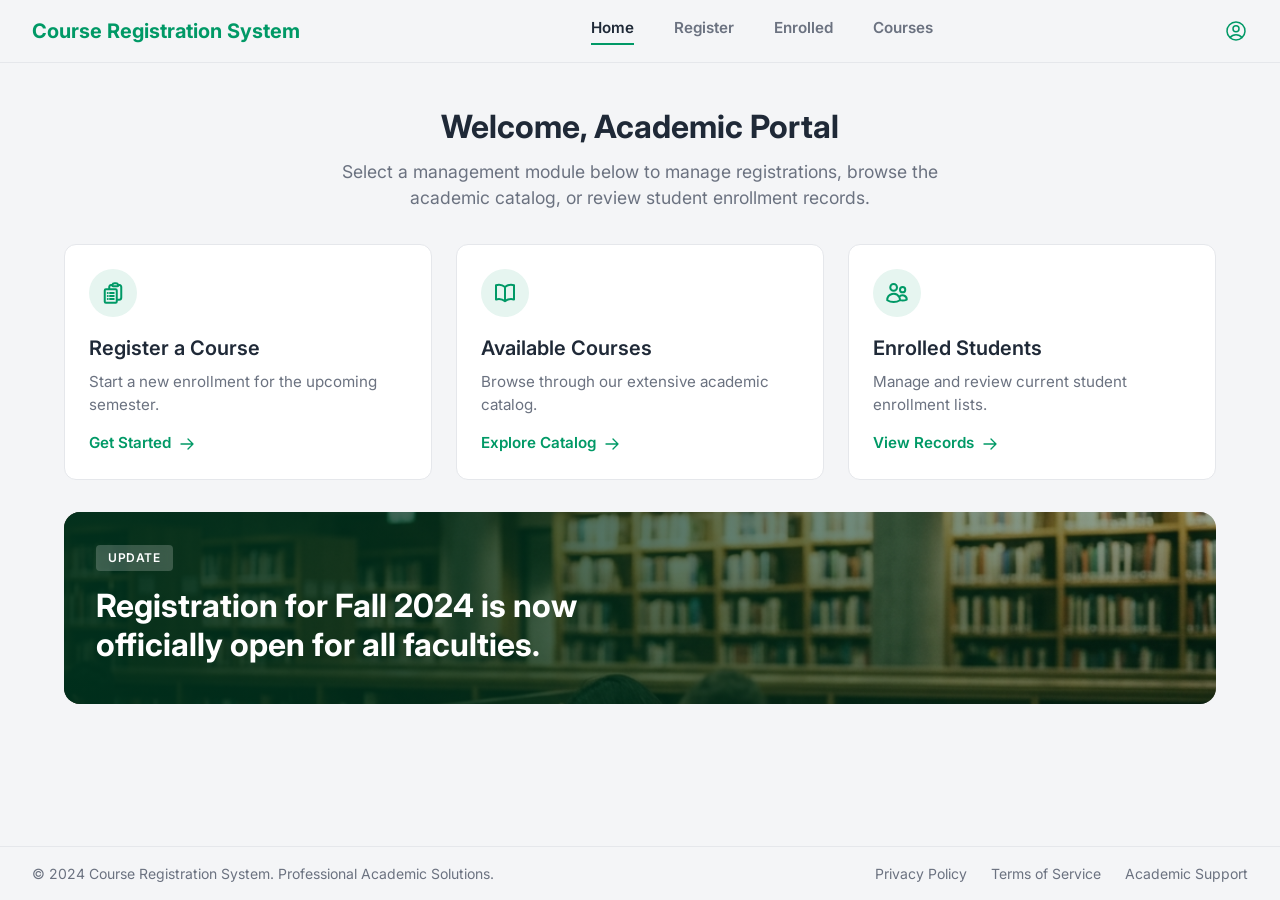
<file: index.html>
<!DOCTYPE html>
<html lang="en">
<head>
    <meta charset="UTF-8">
    <meta name="viewport" content="width=device-width, initial-scale=1.0">
    <title>Course Registration System - Home</title>
    <link rel="stylesheet" href="styles.css">
    <link rel="stylesheet" href="index.css">
</head>
<body>
    <nav class="navbar">
        <a href="index.html" class="brand">Course Registration System</a>
        <div class="nav-links">
            <a href="index.html" class="active">Home</a>
            <a href="register.html">Register</a>
            <a href="enrolled.html">Enrolled</a>
            <a href="courses.html">Courses</a>
        </div>
        <button class="profile-btn">
            <svg xmlns="http://www.w3.org/2000/svg" fill="none" viewBox="0 0 24 24" stroke-width="1.5" stroke="currentColor">
                <path stroke-linecap="round" stroke-linejoin="round" d="M17.982 18.725A7.488 7.488 0 0012 15.75a7.488 7.488 0 00-5.982 2.975m11.963 0a9 9 0 10-11.963 0m11.963 0A8.966 8.966 0 0112 21a8.966 8.966 0 01-5.982-2.275M15 9.75a3 3 0 11-6 0 3 3 0 016 0z" />
            </svg>
        </button>
    </nav>

    <main class="container">
        <div class="page-header">
            <h1>Welcome, Academic Portal</h1>
            <p>Select a management module below to manage registrations, browse the academic catalog, or review student enrollment records.</p>
        </div>

        <div class="grid-3">
            <div class="card">
                <div class="card-icon">
                    <svg xmlns="http://www.w3.org/2000/svg" fill="none" viewBox="0 0 24 24" stroke-width="2" stroke="currentColor">
                        <path stroke-linecap="round" stroke-linejoin="round" d="M9 12h3.75M9 15h3.75M9 18h3.75m3 .75H18a2.25 2.25 0 002.25-2.25V6.108c0-1.135-.845-2.098-1.976-2.192a48.424 48.424 0 00-1.123-.08m-5.801 0c-.065.21-.1.433-.1.664 0 .414.336.75.75.75h4.5a.75.75 0 00.75-.75 2.25 2.25 0 00-.1-.664m-5.8 0A2.251 2.251 0 0113.5 2.25H15c1.012 0 1.867.668 2.15 1.586m-5.8 0c-.376.023-.75.05-1.124.08C9.095 4.01 8.25 4.973 8.25 6.108V8.25m0 0H4.875c-.621 0-1.125.504-1.125 1.125v11.25c0 .621.504 1.125 1.125 1.125h9.75c.621 0 1.125-.504 1.125-1.125V9.375c0-.621-.504-1.125-1.125-1.125H8.25zM6.75 12h.008v.008H6.75V12zm0 3h.008v.008H6.75V15zm0 3h.008v.008H6.75V18z" />
                    </svg>
                </div>
                <h3>Register a Course</h3>
                <p>Start a new enrollment for the upcoming semester.</p>
                <a href="register.html" class="btn-text">
                    Get Started 
                    <svg xmlns="http://www.w3.org/2000/svg" fill="none" viewBox="0 0 24 24" stroke-width="2" stroke="currentColor" class="icon-sm">
                        <path stroke-linecap="round" stroke-linejoin="round" d="M13.5 4.5L21 12m0 0l-7.5 7.5M21 12H3" />
                    </svg>
                </a>
            </div>

            <div class="card">
                <div class="card-icon">
                    <svg xmlns="http://www.w3.org/2000/svg" fill="none" viewBox="0 0 24 24" stroke-width="2" stroke="currentColor">
                        <path stroke-linecap="round" stroke-linejoin="round" d="M12 6.042A8.967 8.967 0 006 3.75c-1.052 0-2.062.18-3 .512v14.25A8.987 8.987 0 016 18c2.305 0 4.408.867 6 2.292m0-14.25a8.966 8.966 0 016-2.292c1.052 0 2.062.18 3 .512v14.25A8.987 8.987 0 0018 18a8.967 8.967 0 00-6 2.292m0-14.25v14.25" />
                    </svg>
                </div>
                <h3>Available Courses</h3>
                <p>Browse through our extensive academic catalog.</p>
                <a href="courses.html" class="btn-text">
                    Explore Catalog 
                    <svg xmlns="http://www.w3.org/2000/svg" fill="none" viewBox="0 0 24 24" stroke-width="2" stroke="currentColor" class="icon-sm">
                        <path stroke-linecap="round" stroke-linejoin="round" d="M13.5 4.5L21 12m0 0l-7.5 7.5M21 12H3" />
                    </svg>
                </a>
            </div>

            <div class="card">
                <div class="card-icon">
                    <svg xmlns="http://www.w3.org/2000/svg" fill="none" viewBox="0 0 24 24" stroke-width="2" stroke="currentColor">
                        <path stroke-linecap="round" stroke-linejoin="round" d="M15 19.128a9.38 9.38 0 002.625.372 9.337 9.337 0 004.121-.952 4.125 4.125 0 00-7.533-2.493M15 19.128v-.003c0-1.113-.285-2.16-.786-3.07M15 19.128v.106A12.318 12.318 0 018.624 21c-2.331 0-4.512-.645-6.374-1.766l-.001-.109a6.375 6.375 0 0111.964-3.07M12 6.375a3.375 3.375 0 11-6.75 0 3.375 3.375 0 016.75 0zm8.25 2.25a2.625 2.625 0 11-5.25 0 2.625 2.625 0 015.25 0z" />
                    </svg>
                </div>
                <h3>Enrolled Students</h3>
                <p>Manage and review current student enrollment lists.</p>
                <a href="enrolled.html" class="btn-text">
                    View Records 
                    <svg xmlns="http://www.w3.org/2000/svg" fill="none" viewBox="0 0 24 24" stroke-width="2" stroke="currentColor" class="icon-sm">
                        <path stroke-linecap="round" stroke-linejoin="round" d="M13.5 4.5L21 12m0 0l-7.5 7.5M21 12H3" />
                    </svg>
                </a>
            </div>
        </div>

        <div class="banner index-banner">
            <div class="banner-content">
                <span class="banner-badge">Update</span>
                <h2>Registration for Fall 2024 is now officially open for all faculties.</h2>
            </div>
        </div>
    </main>

    <footer>
        <div>&copy; 2024 Course Registration System. Professional Academic Solutions.</div>
        <div class="footer-links">
            <a href="#">Privacy Policy</a>
            <a href="#">Terms of Service</a>
            <a href="#">Academic Support</a>
        </div>
    </footer>
</body>
</html>
</file>
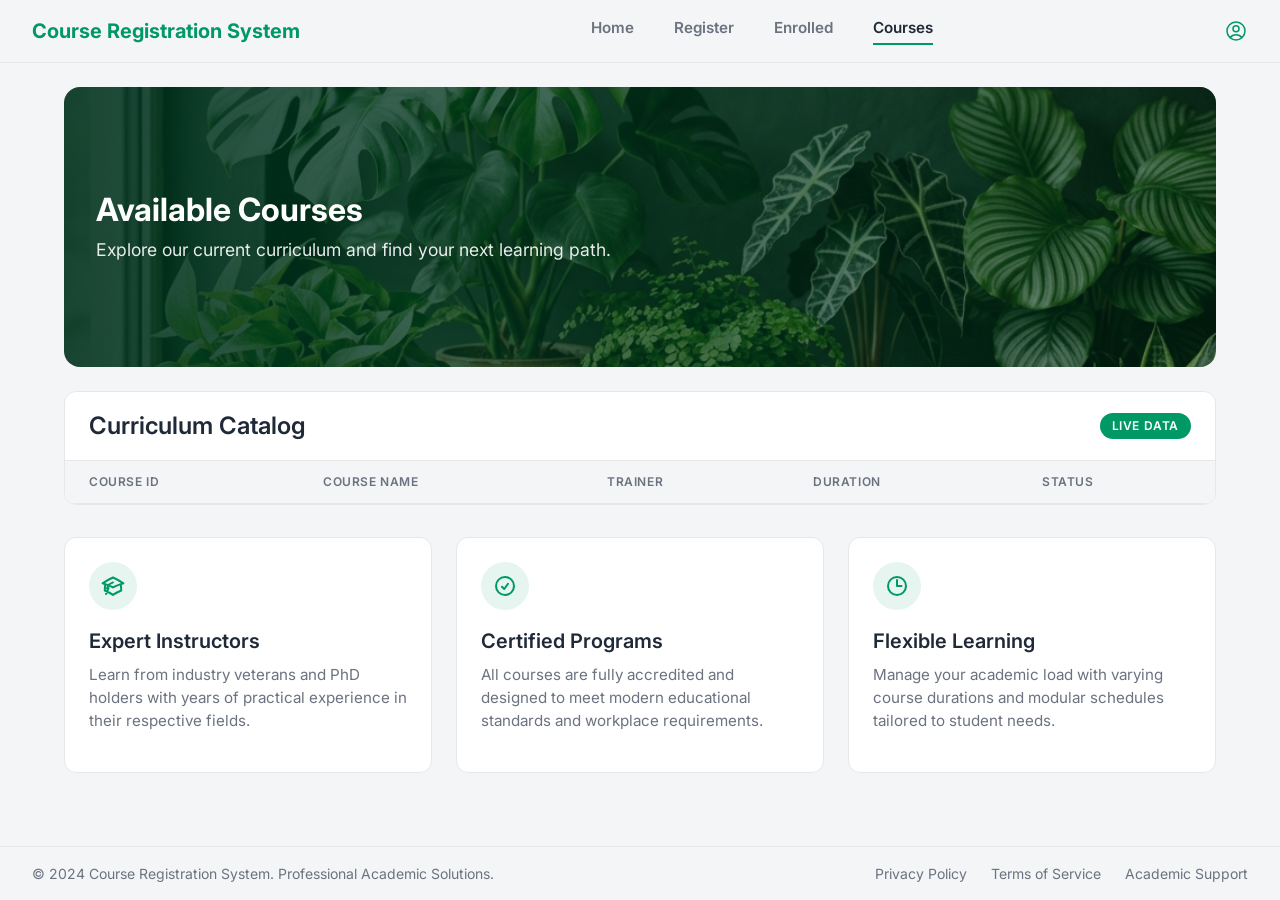
<file: courses.html>
<!DOCTYPE html>
<html lang="en">
<head>
    <meta charset="UTF-8">
    <meta name="viewport" content="width=device-width, initial-scale=1.0">
    <title>Course Registration System - Courses</title>
    <link rel="stylesheet" href="styles.css">
    <link rel="stylesheet" href="courses.css">
</head>
<body>
    <nav class="navbar">
        <a href="index.html" class="brand">Course Registration System</a>
        <div class="nav-links">
            <a href="index.html">Home</a>
            <a href="register.html">Register</a>
            <a href="enrolled.html">Enrolled</a>
            <a href="courses.html" class="active">Courses</a>
        </div>
        <button class="profile-btn">
            <svg xmlns="http://www.w3.org/2000/svg" fill="none" viewBox="0 0 24 24" stroke-width="1.5" stroke="currentColor">
                <path stroke-linecap="round" stroke-linejoin="round" d="M17.982 18.725A7.488 7.488 0 0012 15.75a7.488 7.488 0 00-5.982 2.975m11.963 0a9 9 0 10-11.963 0m11.963 0A8.966 8.966 0 0112 21a8.966 8.966 0 01-5.982-2.275M15 9.75a3 3 0 11-6 0 3 3 0 016 0z" />
            </svg>
        </button>
    </nav>

    <main class="container">
        <div class="banner courses-banner">
            <div class="banner-content courses-banner-content">
                <h2 class="courses-banner-title">Available Courses</h2>
                <p class="courses-banner-subtitle">Explore our current curriculum and find your next learning path.</p>
            </div>
        </div>

        <div class="main-card">
            <div class="main-card-header">
                <h2>Curriculum Catalog</h2>
                <span class="badge-success">LIVE DATA</span>
            </div>
            <table class="data-table">
                <thead>
                    <tr>
                        <th>Course ID</th>
                        <th>Course Name</th>
                        <th>Trainer</th>
                        <th>Duration</th>
                        <th>Status</th>
                    </tr>
                </thead>
                <tbody id="tbody">
                </tbody>
            </table>
        </div>

        <div class="grid-3">
            <div class="card">
                <div class="card-icon">
                    <svg xmlns="http://www.w3.org/2000/svg" fill="none" viewBox="0 0 24 24" stroke-width="2" stroke="currentColor">
                        <path stroke-linecap="round" stroke-linejoin="round" d="M4.26 10.147a60.436 60.436 0 00-.491 6.347A48.627 48.627 0 0112 20.904a48.627 48.627 0 018.232-4.41 60.46 60.46 0 00-.491-6.347m-15.482 0a50.57 50.57 0 00-2.658-.813A59.905 59.905 0 0112 3.493a59.902 59.902 0 0110.399 5.84c-.896.248-1.783.52-2.658.814m-15.482 0A50.697 50.697 0 0112 13.489a50.702 50.702 0 017.74-3.342M6.75 15a.75.75 0 100-1.5.75.75 0 000 1.5zm0 0v-3.675A55.378 55.378 0 0112 8.443m-7.007 11.55A5.981 5.981 0 006.75 15.75v-1.5" />
                    </svg>
                </div>
                <h3>Expert Instructors</h3>
                <p>Learn from industry veterans and PhD holders with years of practical experience in their respective fields.</p>
            </div>

            <div class="card">
                <div class="card-icon">
                    <svg xmlns="http://www.w3.org/2000/svg" fill="none" viewBox="0 0 24 24" stroke-width="2" stroke="currentColor">
                        <path stroke-linecap="round" stroke-linejoin="round" d="M9 12.75L11.25 15 15 9.75M21 12a9 9 0 11-18 0 9 9 0 0118 0z" />
                    </svg>
                </div>
                <h3>Certified Programs</h3>
                <p>All courses are fully accredited and designed to meet modern educational standards and workplace requirements.</p>
            </div>

            <div class="card">
                <div class="card-icon">
                    <svg xmlns="http://www.w3.org/2000/svg" fill="none" viewBox="0 0 24 24" stroke-width="2" stroke="currentColor">
                        <path stroke-linecap="round" stroke-linejoin="round" d="M12 6v6h4.5m4.5 0a9 9 0 11-18 0 9 9 0 0118 0z" />
                    </svg>
                </div>
                <h3>Flexible Learning</h3>
                <p>Manage your academic load with varying course durations and modular schedules tailored to student needs.</p>
            </div>
        </div>
    </main>

    <footer>
        <div>&copy; 2024 Course Registration System. Professional Academic Solutions.</div>
        <div class="footer-links">
            <a href="#">Privacy Policy</a>
            <a href="#">Terms of Service</a>
            <a href="#">Academic Support</a>
        </div>
    </footer>

    <script src="courses.js"></script>
</body>
</html>
</file>
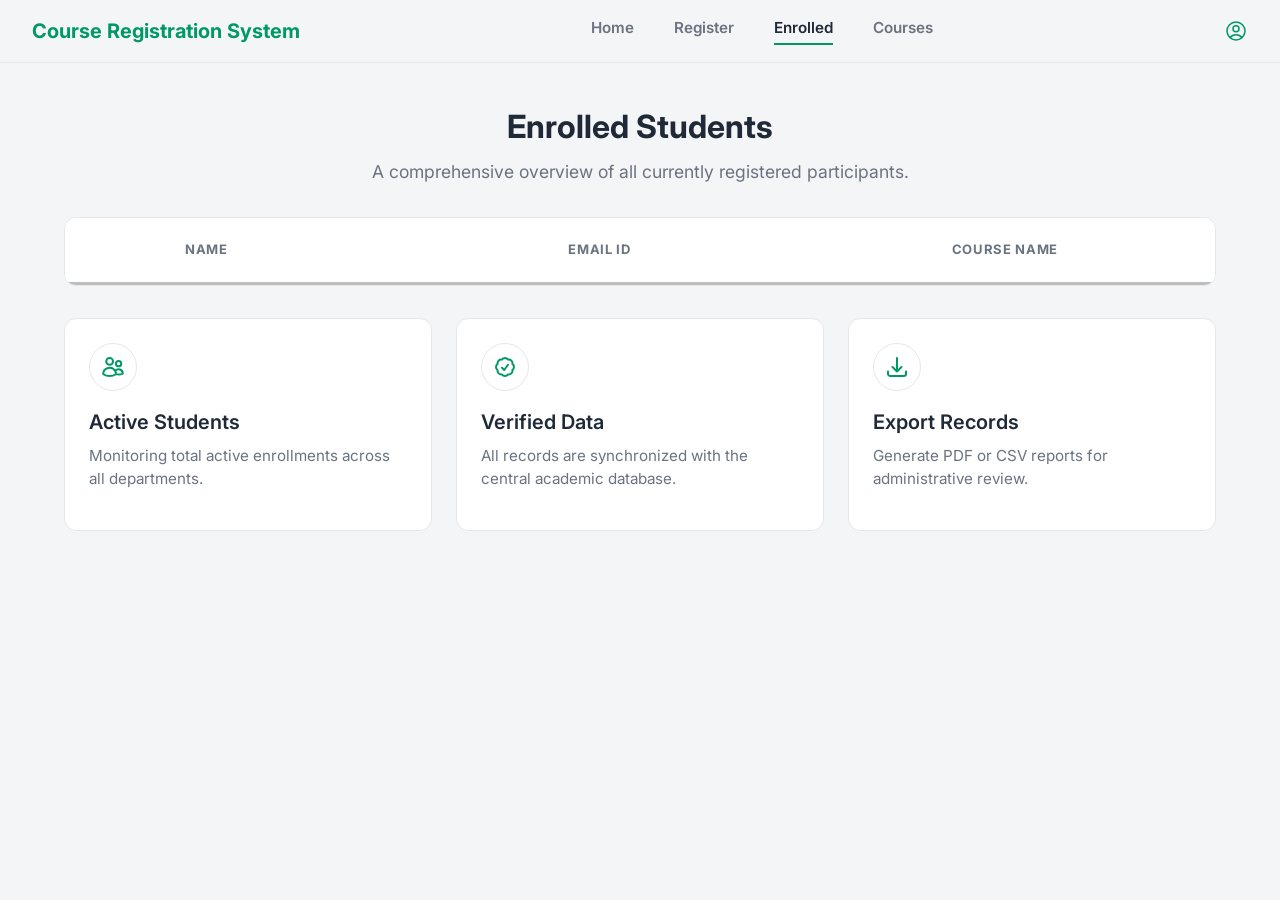
<file: enrolled.html>
<!DOCTYPE html>
<html lang="en">
<head>
    <meta charset="UTF-8">
    <meta name="viewport" content="width=device-width, initial-scale=1.0">
    <title>Course Registration System - Enrolled</title>
    <link rel="stylesheet" href="styles.css">
    <link rel="stylesheet" href="enrolled.css">
</head>
<body>
    <nav class="navbar">
        <a href="index.html" class="brand">Course Registration System</a>
        <div class="nav-links">
            <a href="index.html">Home</a>
            <a href="register.html">Register</a>
            <a href="enrolled.html" class="active">Enrolled</a>
            <a href="courses.html">Courses</a>
        </div>
        <button class="profile-btn">
            <svg xmlns="http://www.w3.org/2000/svg" fill="none" viewBox="0 0 24 24" stroke-width="1.5" stroke="currentColor">
                <path stroke-linecap="round" stroke-linejoin="round" d="M17.982 18.725A7.488 7.488 0 0012 15.75a7.488 7.488 0 00-5.982 2.975m11.963 0a9 9 0 10-11.963 0m11.963 0A8.966 8.966 0 0112 21a8.966 8.966 0 01-5.982-2.275M15 9.75a3 3 0 11-6 0 3 3 0 016 0z" />
            </svg>
        </button>
    </nav>

    <main class="container">
        <div class="page-header">
            <h1>Enrolled Students</h1>
            <p>A comprehensive overview of all currently registered participants.</p>
        </div>

        <div class="main-card">
          <table class="data-table">
                  <tr class="enrolled-table-header">
                    <th>Name</th>
                    <th>Email ID</th>
                    <th>Course Name</th>
                  </tr>
              <tbody id="tableData" class="enrolled">

              </tbody>
          </table>
        </div>

        <div class="grid-3">
            <div class="card">
                <div class="card-icon enrolled-card-icon">
                    <svg xmlns="http://www.w3.org/2000/svg" fill="none" viewBox="0 0 24 24" stroke-width="2" stroke="currentColor">
                        <path stroke-linecap="round" stroke-linejoin="round" d="M15 19.128a9.38 9.38 0 002.625.372 9.337 9.337 0 004.121-.952 4.125 4.125 0 00-7.533-2.493M15 19.128v-.003c0-1.113-.285-2.16-.786-3.07M15 19.128v.106A12.318 12.318 0 018.624 21c-2.331 0-4.512-.645-6.374-1.766l-.001-.109a6.375 6.375 0 0111.964-3.07M12 6.375a3.375 3.375 0 11-6.75 0 3.375 3.375 0 016.75 0zm8.25 2.25a2.625 2.625 0 11-5.25 0 2.625 2.625 0 015.25 0z" />
                    </svg>
                </div>
                <h3>Active Students</h3>
                <p>Monitoring total active enrollments across all departments.</p>
            </div>

            <div class="card">
                <div class="card-icon enrolled-card-icon">
                    <svg xmlns="http://www.w3.org/2000/svg" fill="none" viewBox="0 0 24 24" stroke-width="2" stroke="currentColor">
                        <path stroke-linecap="round" stroke-linejoin="round" d="M9 12.75L11.25 15 15 9.75M21 12c0 1.268-.63 2.39-1.593 3.068a3.745 3.745 0 01-1.043 3.296 3.745 3.745 0 01-3.296 1.043A3.745 3.745 0 0112 21c-1.268 0-2.39-.63-3.068-1.593a3.746 3.746 0 01-3.296-1.043 3.745 3.745 0 01-1.043-3.296A3.745 3.745 0 013 12c0-1.268.63-2.39 1.593-3.068a3.745 3.745 0 011.043-3.296 3.746 3.746 0 013.296-1.043A3.746 3.746 0 0112 3c1.268 0 2.39.63 3.068 1.593a3.746 3.746 0 013.296 1.043 3.746 3.746 0 011.043 3.296A3.745 3.745 0 0121 12z" />
                    </svg>
                </div>
                <h3>Verified Data</h3>
                <p>All records are synchronized with the central academic database.</p>
            </div>

            <div class="card">
                <div class="card-icon enrolled-card-icon">
                    <svg xmlns="http://www.w3.org/2000/svg" fill="none" viewBox="0 0 24 24" stroke-width="2" stroke="currentColor">
                        <path stroke-linecap="round" stroke-linejoin="round" d="M3 16.5v2.25A2.25 2.25 0 005.25 21h13.5A2.25 2.25 0 0021 18.75V16.5M16.5 12L12 16.5m0 0L7.5 12m4.5 4.5V3" />
                    </svg>
                </div>
                <h3>Export Records</h3>
                <p>Generate PDF or CSV reports for administrative review.</p>
            </div>
        </div>
    </main>
    <script src="enrolled.js"></script>
</body>
</html>
</file>
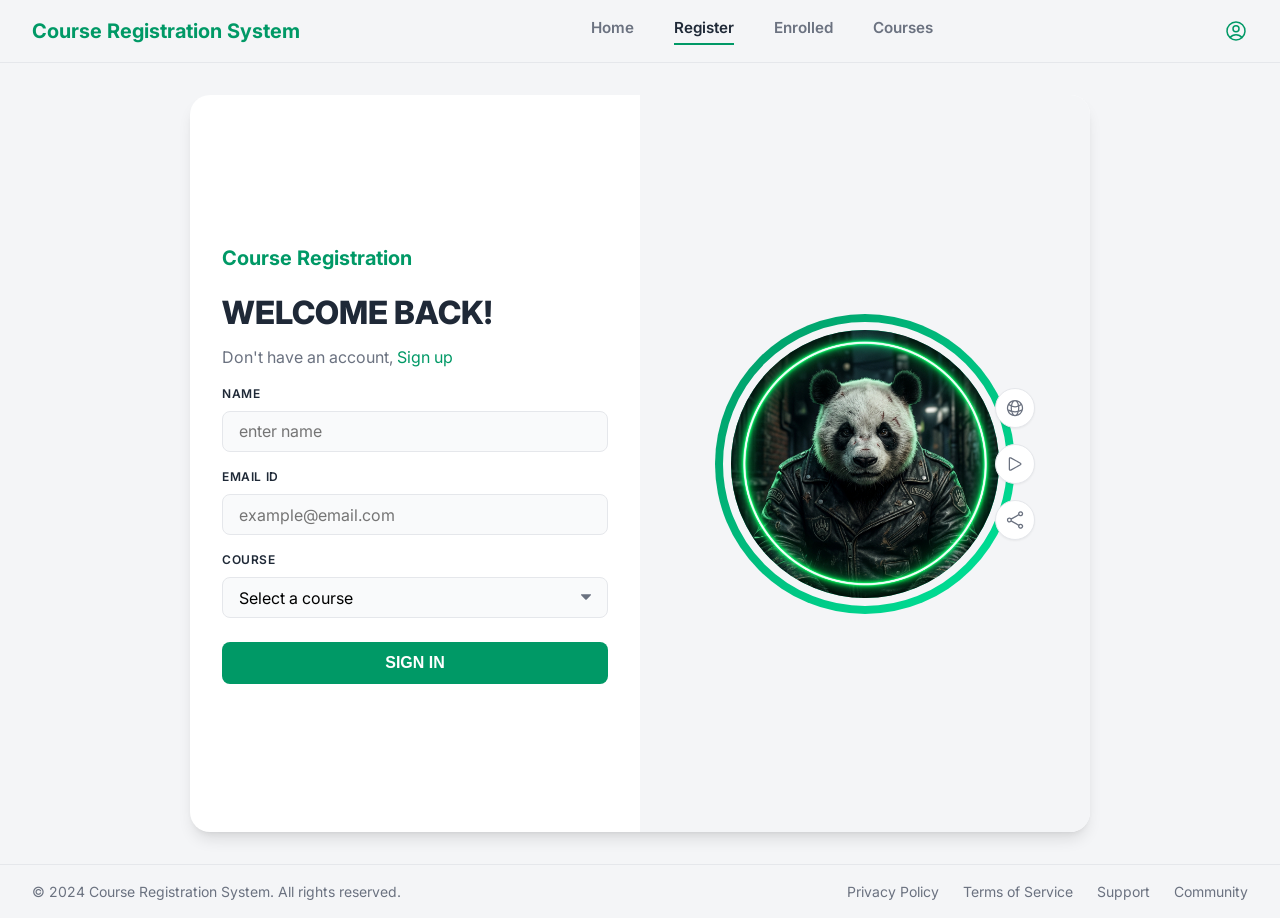
<file: register.html>
<!DOCTYPE html>
<html lang="en">
<head>
    <meta charset="UTF-8">
    <meta name="viewport" content="width=device-width, initial-scale=1.0">
    <title>Course Registration System - Login</title>
    <link rel="stylesheet" href="styles.css">
    <link rel="stylesheet" href="register.css">
</head>
<body class="register-page">
    <nav class="navbar">
        <a href="index.html" class="brand">Course Registration System</a>
        <div class="nav-links">
            <a href="index.html">Home</a>
            <a href="register.html" class="active">Register</a>
            <a href="enrolled.html">Enrolled</a>
            <a href="courses.html">Courses</a>
        </div>
        <button class="profile-btn">
            <svg xmlns="http://www.w3.org/2000/svg" fill="none" viewBox="0 0 24 24" stroke-width="1.5" stroke="currentColor">
                <path stroke-linecap="round" stroke-linejoin="round" d="M17.982 18.725A7.488 7.488 0 0012 15.75a7.488 7.488 0 00-5.982 2.975m11.963 0a9 9 0 10-11.963 0m11.963 0A8.966 8.966 0 0112 21a8.966 8.966 0 01-5.982-2.275M15 9.75a3 3 0 11-6 0 3 3 0 016 0z" />
            </svg>
        </button>
    </nav>

    <div class="split-layout">
        <div class="split-left">
            <div class="auth-form">
                <div class="brand auth-brand">Course Registration</div>
                <h1>WELCOME BACK!</h1>
                <p>Don't have an account, <a href="#">Sign up</a></p>
                
                <form action="https://course-registration-backend-production-614b.up.railway.app/courses/register" method="post">
                    <div class="form-group" action="https://course-registration-backend-production-614b.up.railway.app/courses/register" method="post">
                        <label class="form-label">NAME</label>
                        <input type="text" class="form-input" placeholder="enter name" name="name" required>
                    </div>
                    
                    <div class="form-group" action="https://course-registration-backend-production-614b.up.railway.app/courses/register" method="post">
                        <label class="form-label">EMAIL ID</label>
                        <input type="text" class="form-input" placeholder="example@email.com" name="emailId" required>
                    </div>

                    <div class="form-group" action="https://course-registration-backend-production-614b.up.railway.app/courses/register" method="post">
                        <label class="form-label">COURSE</label>
                        <select class="form-input course-select" id="course-option" name="courseName" required>
                               <option value="">Select a course</option>
                        </select>
                    </div>

                    <button type="submit" class="btn-primary submit-btn">
                        Sign In
                    </button>
                </form>
            </div>
        </div>
        <div class="split-right">
            <div class="avatar-frame">
                <img src="panda_avatar.png" alt="Panda Avatar" class="avatar-image">
                <div class="avatar-actions">
                    <button class="avatar-btn">
                        <svg xmlns="http://www.w3.org/2000/svg" fill="none" viewBox="0 0 24 24" stroke-width="1.5" stroke="currentColor" class="avatar-svg">
                            <path stroke-linecap="round" stroke-linejoin="round" d="M12 21a9.004 9.004 0 008.716-6.747M12 21a9.004 9.004 0 01-8.716-6.747M12 21c2.485 0 4.5-4.03 4.5-9S14.485 3 12 3m0 18c-2.485 0-4.5-4.03-4.5-9S9.515 3 12 3m0 0a8.997 8.997 0 017.843 4.582M12 3a8.997 8.997 0 00-7.843 4.582m15.686 0A11.953 11.953 0 0112 10.5c-2.998 0-5.74-1.1-7.843-2.918m15.686 0A8.959 8.959 0 0121 12c0 .778-.099 1.533-.284 2.253m0 0A17.919 17.919 0 0112 16.5c-3.162 0-6.133-.815-8.716-2.247m0 0A9.015 9.015 0 013 12c0-1.605.42-3.113 1.157-4.418" />
                        </svg>
                    </button>
                    <button class="avatar-btn">
                        <svg xmlns="http://www.w3.org/2000/svg" fill="none" viewBox="0 0 24 24" stroke-width="1.5" stroke="currentColor" class="avatar-svg">
                            <path stroke-linecap="round" stroke-linejoin="round" d="M5.25 5.653c0-.856.917-1.398 1.667-.986l11.54 6.348a1.125 1.125 0 010 1.971l-11.54 6.347a1.125 1.125 0 01-1.667-.985V5.653z" />
                        </svg>
                    </button>
                    <button class="avatar-btn">
                        <svg xmlns="http://www.w3.org/2000/svg" fill="none" viewBox="0 0 24 24" stroke-width="1.5" stroke="currentColor" class="avatar-svg">
                            <path stroke-linecap="round" stroke-linejoin="round" d="M7.217 10.907a2.25 2.25 0 100 2.186m0-2.186c.18.324.283.696.283 1.093s-.103.77-.283 1.093m0-2.186l9.566-5.314m-9.566 7.5l9.566 5.314m0 0a2.25 2.25 0 103.935 2.186 2.25 2.25 0 00-3.935-2.186zm0-12.814a2.25 2.25 0 103.933-2.185 2.25 2.25 0 00-3.933 2.185z" />
                        </svg>
                    </button>
                </div>
            </div>
        </div>
    </div>
    <footer class="register-footer">
        <div>&copy; 2024 Course Registration System. All rights reserved.</div>
        <div class="footer-links">
            <a href="#">Privacy Policy</a>
            <a href="#">Terms of Service</a>
            <a href="#">Support</a>
            <a href="#">Community</a>
        </div>
    </footer>
    <script src="register.js"></script>
</body>
</html>
</file>
<file: styles.css>
@import url('https://fonts.googleapis.com/css2?family=Inter:wght@400;500;600;700&display=swap');

:root {
  --primary: #009966;
  --primary-hover: #008055;
  --bg-body: #f4f5f7;
  --bg-surface: #ffffff;
  --text-dark: #1f2937;
  --text-muted: #6b7280;
  --border-color: #e5e7eb;
  --shadow-sm: 0 1px 2px 0 rgb(0 0 0 / 0.05);
  --shadow-md: 0 4px 6px -1px rgb(0 0 0 / 0.1), 0 2px 4px -2px rgb(0 0 0 / 0.1);
  --shadow-lg: 0 10px 15px -3px rgb(0 0 0 / 0.1), 0 4px 6px -4px rgb(0 0 0 / 0.1);
  --border-radius: 12px;
}

* {
  margin: 0;
  padding: 0;
  box-sizing: border-box;
}

body {
  font-family: 'Inter', sans-serif;
  background-color: var(--bg-body);
  color: var(--text-dark);
  line-height: 1.5;
  min-height: 100vh;
  display: flex;
  flex-direction: column;
}

/* Header */
.navbar {
  display: flex;
  justify-content: space-between;
  align-items: center;
  padding: 1rem 2rem;
  background-color: var(--bg-body);
  border-bottom: 1px solid var(--border-color);
}

.brand {
  font-size: 1.25rem;
  font-weight: 700;
  color: var(--primary);
  text-decoration: none;
}

.nav-links {
  display: flex;
  gap: 2.5rem;
}

.nav-links a {
  text-decoration: none;
  color: var(--text-muted);
  font-weight: 600;
  font-size: 0.95rem;
  padding-bottom: 0.25rem;
  transition: color 0.2s;
}

.nav-links a:hover {
  color: var(--text-dark);
}

.nav-links a.active {
  color: var(--text-dark);
  border-bottom: 2px solid var(--primary);
}

.profile-btn {
  background: none;
  border: none;
  cursor: pointer;
  color: var(--primary);
  display: flex;
  align-items: center;
  justify-content: center;
}

.profile-btn svg {
  width: 24px;
  height: 24px;
}

/* Container */
.container {
  max-width: 1200px;
  margin: 0 auto;
  padding: 1.5rem;
  width: 100%;
  flex-grow: 1;
}

/* Page Titles */
.page-header {
  text-align: center;
  margin-top: 1rem;
  margin-bottom: 2rem;
}

.page-header h1 {
  font-size: 2rem;
  font-weight: 700;
  color: var(--text-dark);
  margin-bottom: 0.5rem;
}

.page-header p {
  font-size: 1.1rem;
  color: var(--text-muted);
  max-width: 600px;
  margin: 0 auto;
}

/* Grid Layout */
.grid-3 {
  display: grid;
  grid-template-columns: repeat(3, 1fr);
  gap: 1.5rem;
  margin-bottom: 2rem;
}

/* Cards */
.card {
  background-color: var(--bg-surface);
  border: 1px solid var(--border-color);
  border-radius: var(--border-radius);
  padding: 1.5rem;
  transition: box-shadow 0.2s, transform 0.2s;
  display: flex;
  flex-direction: column;
}

.card:hover {
  box-shadow: var(--shadow-md);
  transform: translateY(-2px);
}

.card-icon {
  width: 48px;
  height: 48px;
  border-radius: 50%;
  background-color: #e6f5f0;
  color: var(--primary);
  display: flex;
  align-items: center;
  justify-content: center;
  margin-bottom: 1rem;
}

.card-icon svg {
  width: 24px;
  height: 24px;
}

.card h3 {
  font-size: 1.25rem;
  font-weight: 600;
  margin-bottom: 0.5rem;
}

.card p {
  color: var(--text-muted);
  font-size: 0.95rem;
  margin-bottom: 1rem;
  flex-grow: 1;
}

/* Buttons */
.btn-text {
  color: var(--primary);
  font-weight: 600;
  text-decoration: none;
  display: flex;
  align-items: center;
  gap: 0.5rem;
  font-size: 0.95rem;
  transition: opacity 0.2s;
  border: none;
  background: none;
  cursor: pointer;
  padding: 0;
}

.btn-text:hover {
  opacity: 0.8;
}

.btn-primary {
  background-color: var(--primary);
  color: white;
  padding: 0.75rem 1.5rem;
  border-radius: 8px;
  font-weight: 600;
  font-size: 0.95rem;
  border: none;
  cursor: pointer;
  transition: background-color 0.2s;
  width: 100%;
}

.btn-primary:hover {
  background-color: var(--primary-hover);
}

/* Banner */
.banner {
  border-radius: 16px;
  overflow: hidden;
  position: relative;
  min-height: 180px;
  display: flex;
  align-items: flex-end;
  padding: 2rem;
  margin-top: 1rem;
  margin-bottom: 1.5rem;
  background-size: cover;
  background-position: center;
}

.banner::before {
  content: '';
  position: absolute;
  top: 0;
  left: 0;
  right: 0;
  bottom: 0;
  background: linear-gradient(to right, rgba(0, 50, 30, 0.9) 0%, rgba(0, 50, 30, 0.4) 100%);
  z-index: 1;
}

.banner-content {
  position: relative;
  z-index: 2;
  color: white;
  max-width: 600px;
}

.banner-badge {
  background-color: rgba(255, 255, 255, 0.2);
  backdrop-filter: blur(4px);
  padding: 0.25rem 0.75rem;
  border-radius: 4px;
  font-size: 0.75rem;
  font-weight: 600;
  letter-spacing: 0.05em;
  text-transform: uppercase;
  margin-bottom: 1rem;
  display: inline-block;
}

.banner h2 {
  font-size: 2rem;
  font-weight: 700;
  margin-bottom: 0.5rem;
  line-height: 1.2;
}

.banner p {
  font-size: 1.1rem;
  opacity: 0.9;
}

/* Main Card (for Enrolled and Courses) */
.main-card {
  background-color: var(--bg-surface);
  border: 1px solid var(--border-color);
  border-radius: var(--border-radius);
  overflow: hidden;
  margin-bottom: 2rem;
}

.main-card-header {
  padding: 1rem 1.5rem;
  border-bottom: 1px solid var(--border-color);
  display: flex;
  justify-content: space-between;
  align-items: center;
}

.main-card-header h2 {
  font-size: 1.5rem;
  font-weight: 600;
}

.badge-success {
  background-color: var(--primary);
  color: white;
  padding: 0.25rem 0.75rem;
  border-radius: 9999px;
  font-size: 0.75rem;
  font-weight: 600;
  letter-spacing: 0.05em;
}

/* Table */
.data-table {
  width: 100%;
  border-collapse: collapse;
}

.data-table th {
  text-align: left;
  padding: 0.75rem 1.5rem;
  font-size: 0.75rem;
  font-weight: 600;
  color: var(--text-muted);
  text-transform: uppercase;
  letter-spacing: 0.05em;
  background-color: var(--bg-body);
  border-bottom: 1px solid var(--border-color);
}

.data-table td {
  padding: 1rem 1.5rem;
  border-bottom: 1px solid var(--border-color);
  font-size: 0.95rem;
  color: var(--text-dark);
}

.data-table tr:last-child td {
  border-bottom: none;
  
}

.table-title {
  font-weight: 600;
  font-size: 1.05rem;
}

.status-badge {
  background-color: #e6f5f0;
  color: var(--primary);
  padding: 0.25rem 0.75rem;
  border-radius: 9999px;
  font-size: 0.75rem;
  font-weight: 600;
  border: 1px solid #ccece0;
}

/* Error State */
.error-state {
  text-align: center;
  padding: 2rem 1rem;
}

.error-icon {
  color: #ef4444;
  margin-bottom: 1rem;
}

.error-icon svg {
  width: 48px;
  height: 48px;
}

.error-text {
  color: #ef4444;
  font-size: 1.1rem;
  margin-bottom: 1.5rem;
}

/* Form Styles */
.split-layout {
  display: flex;
  min-height: calc(90vh - 73px); /* Minus header height */
  background-color: var(--bg-surface);
}

.split-left {
  flex: 1;
  padding: 10px;
  display: flex;
  flex-direction: column;
  justify-content: center;
  max-width: 600px;
  margin: 0 auto;
}

.split-right {
  flex: 1;
  background-color: var(--bg-body);
  display: flex;
  align-items: center;
  justify-content: center;
  padding: 10px;
}

.auth-form h1 {
  font-size: 2rem;
  font-weight: 800;
  margin-bottom: 0.5rem;
  text-transform: uppercase;
}

.auth-form p {
  color: var(--text-muted);
  margin-bottom: 2rem;
}

.auth-form p a {
  color: var(--primary);
  text-decoration: none;
}

.form-group {
  margin-bottom: 1.5rem;
}

.form-label {
  display: block;
  font-size: 0.75rem;
  font-weight: 600;
  color: var(--text-dark);
  margin-bottom: 0.5rem;
  letter-spacing: 0.05em;
  text-transform: uppercase;
}

.form-input {
  width: 100%;
  padding: 0.75rem 1rem;
  border: 1px solid var(--border-color);
  border-radius: 8px;
  font-size: 1rem;
  font-family: inherit;
  background-color: #f9fafb;
  transition: border-color 0.2s, box-shadow 0.2s;
}

.form-input:focus {
  outline: none;
  border-color: var(--primary);
  box-shadow: 0 0 0 3px rgba(0, 153, 102, 0.1);
  background-color: white;
}

/* Footer */
footer {
  padding: 1rem 2rem;
  display: flex;
  justify-content: space-between;
  align-items: center;
  border-top: 1px solid var(--border-color);
  color: var(--text-muted);
  font-size: 0.875rem;
  background-color: var(--bg-body);
}

.footer-links {
  display: flex;
  gap: 1.5rem;
}

.footer-links a {
  color: var(--text-muted);
  text-decoration: none;
  transition: color 0.2s;
}

.footer-links a:hover {
  color: var(--text-dark);
}

/* Avatar Frame */
.avatar-frame {
  position: relative;
  width: 300px;
  height: 300px;
  border-radius: 50%;
  padding: 8px;
  background: linear-gradient(135deg, var(--primary) 0%, #00e699 100%);
  display: flex;
  align-items: center;
  justify-content: center;
}

.avatar-image {
  width: 100%;
  height: 100%;
  border-radius: 50%;
  object-fit: cover;
  border: 8px solid var(--bg-body);
}

.avatar-actions {
  position: absolute;
  right: -20px;
  display: flex;
  flex-direction: column;
  gap: 1rem;
}

.avatar-btn {
  width: 40px;
  height: 40px;
  border-radius: 50%;
  background: white;
  border: 1px solid var(--border-color);
  display: flex;
  align-items: center;
  justify-content: center;
  cursor: pointer;
  box-shadow: var(--shadow-sm);
  color: var(--text-muted);
  transition: all 0.2s;
}

.avatar-btn:hover {
  color: var(--text-dark);
  box-shadow: var(--shadow-md);
  transform: translateY(-2px);
}

/* Responsive Design */
@media (max-width: 992px) {
  .grid-3 {
    grid-template-columns: repeat(2, 1fr);
  }
  .split-layout {
    flex-direction: column;
  }
  .split-right {
    padding: 4rem 2rem;
  }
}

@media (max-width: 768px) {
  .navbar {
    flex-direction: column;
    gap: 1rem;
    padding: 1rem;
  }
  .nav-links {
    gap: 1.5rem;
    flex-wrap: wrap;
    justify-content: center;
  }
  .grid-3 {
    grid-template-columns: 1fr;
  }
  .banner h2 {
    font-size: 1.5rem;
  }
  .page-header h1 {
    font-size: 1.5rem;
  }
  .main-card {
    overflow-x: auto;
  }
  footer {
    flex-direction: column;
    gap: 1rem;
    text-align: center;
  }
  .avatar-frame {
    width: 250px;
    height: 250px;
  }
  .container {
    padding: 1rem;
  }
}

@media (max-width: 480px) {
  .split-left {
    padding: 2rem 1rem;
  }
  .banner {
    padding: 1.5rem;
    min-height: 140px;
  }
  .main-card-header {
    flex-direction: column;
    align-items: flex-start;
    gap: 0.5rem;
  }
  .data-table th, .data-table td {
    padding: 0.75rem 1rem;
    white-space: nowrap;
  }
}
</file>
<file: index.css>
/* index.css */
.icon-sm {
    width: 16px;
    height: 16px;
}

.index-banner {
    background-image: url('library_banner.png');
}
</file>
<file: courses.css>
/* courses.css */
.icon-sm {
    width: 16px;
    height: 16px;
}

.courses-banner {
    background-image: url('courses_banner.png');
    margin-top: 0;
    min-height: 280px;
    align-items: center;
}

.courses-banner-content {
    max-width: 100%;
}

.courses-banner-title {
    font-size: 3rem;
}

.courses-banner-subtitle {
    font-size: 1.25rem;
}

.course-id {
    font-weight: 600;
    color: var(--text-muted);
}

.course-info {
    display: flex;
    align-items: center;
    gap: 0.5rem;
    color: var(--text-muted);
}
</file>
<file: enrolled.css>
.enrolled-table{
    width: 100%;
}

/* enrolled.css */
.enrolled-table-header {
    width: 100%;
    height: 65px;
    /* display: grid; */
    /* grid-template-columns: repeat(3, 1fr);  */
    padding: 1.5rem 2rem;
    border-bottom: 3px solid #bebebe;
    color: var(--text-muted);
    text-transform: uppercase;
    letter-spacing: 0.05em;
}

.enrolled-table-header th{
    padding-left: 120px ;
    width: 30%;
    background-color: rgb(255, 255, 255);
    font-weight: bold;
    font-size:small;
}

.enrolled-card-icon {
    background-color: transparent;
    border: 1px solid var(--border-color);
    color: var(--primary);
}

.enrolled tr td{
      padding-left: 120px ;
      width: 30%;
}

.enrolled-name {
    font-weight:510;
}
</file>
<file: register.css>
/* Custom styles for register.html to keep it strictly external CSS */
body.register-page {
    min-height: 100vh;
    overflow-y: auto;
    overflow-x: hidden;
}

.brand.auth-brand {
    margin-bottom: 1rem;
}

select.course-select {
    appearance: none;
    background-image: url('data:image/svg+xml;charset=US-ASCII,%3Csvg%20xmlns%3D%22http%3A%2F%2Fwww.w3.org%2F2000%2Fsvg%22%20width%3D%22292.4%22%20height%3D%22292.4%22%3E%3Cpath%20fill%3D%22%236b7280%22%20d%3D%22M287%2069.4a17.6%2017.6%200%200%200-13-5.4H18.4c-5%200-9.3%201.8-12.9%205.4A17.6%2017.6%200%200%200%200%2082.2c0%205%201.8%209.3%205.4%2012.9l128%20127.9c3.6%203.6%207.8%205.4%2012.8%205.4s9.2-1.8%2012.8-5.4L287%2095c3.5-3.5%205.4-7.8%205.4-12.8%200-5-1.9-9.2-5.5-12.8z%22%2F%3E%3C%2Fsvg%3E');
    background-repeat: no-repeat;
    background-position: right 1rem top 50%;
    background-size: 0.65rem auto;
}

button.btn-primary.submit-btn {
    margin-top: 0.5rem;
    padding: 0.75rem;
    font-size: 1rem;
    text-transform: uppercase;
}

.avatar-btn svg.avatar-svg {
    width: 20px;
    height: 20px;
}

footer.register-footer {
    margin-top: 0;
}

.split-layout {
    margin: 2rem auto 2rem;
    width: 80%;
    max-width: 900px;
    height: 7vh;
    max-height: 600px;
    border-radius: 20px;
    overflow: hidden;
    box-shadow: var(--shadow-lg);
}

/* Compact the form so it fits inside the smaller layout */
.register-page .auth-form p {
    margin-bottom: 1rem;
}
.register-page .form-group {
    margin-bottom: 1rem;
}
.register-page .form-input {
    padding: 0.6rem 1rem;
}
.register-page .split-left,
.register-page .split-right {
    padding: 2rem;
}

.overflow{
    overflow: scroll;
    height: 100px;
    width: auto;
}
</file>
